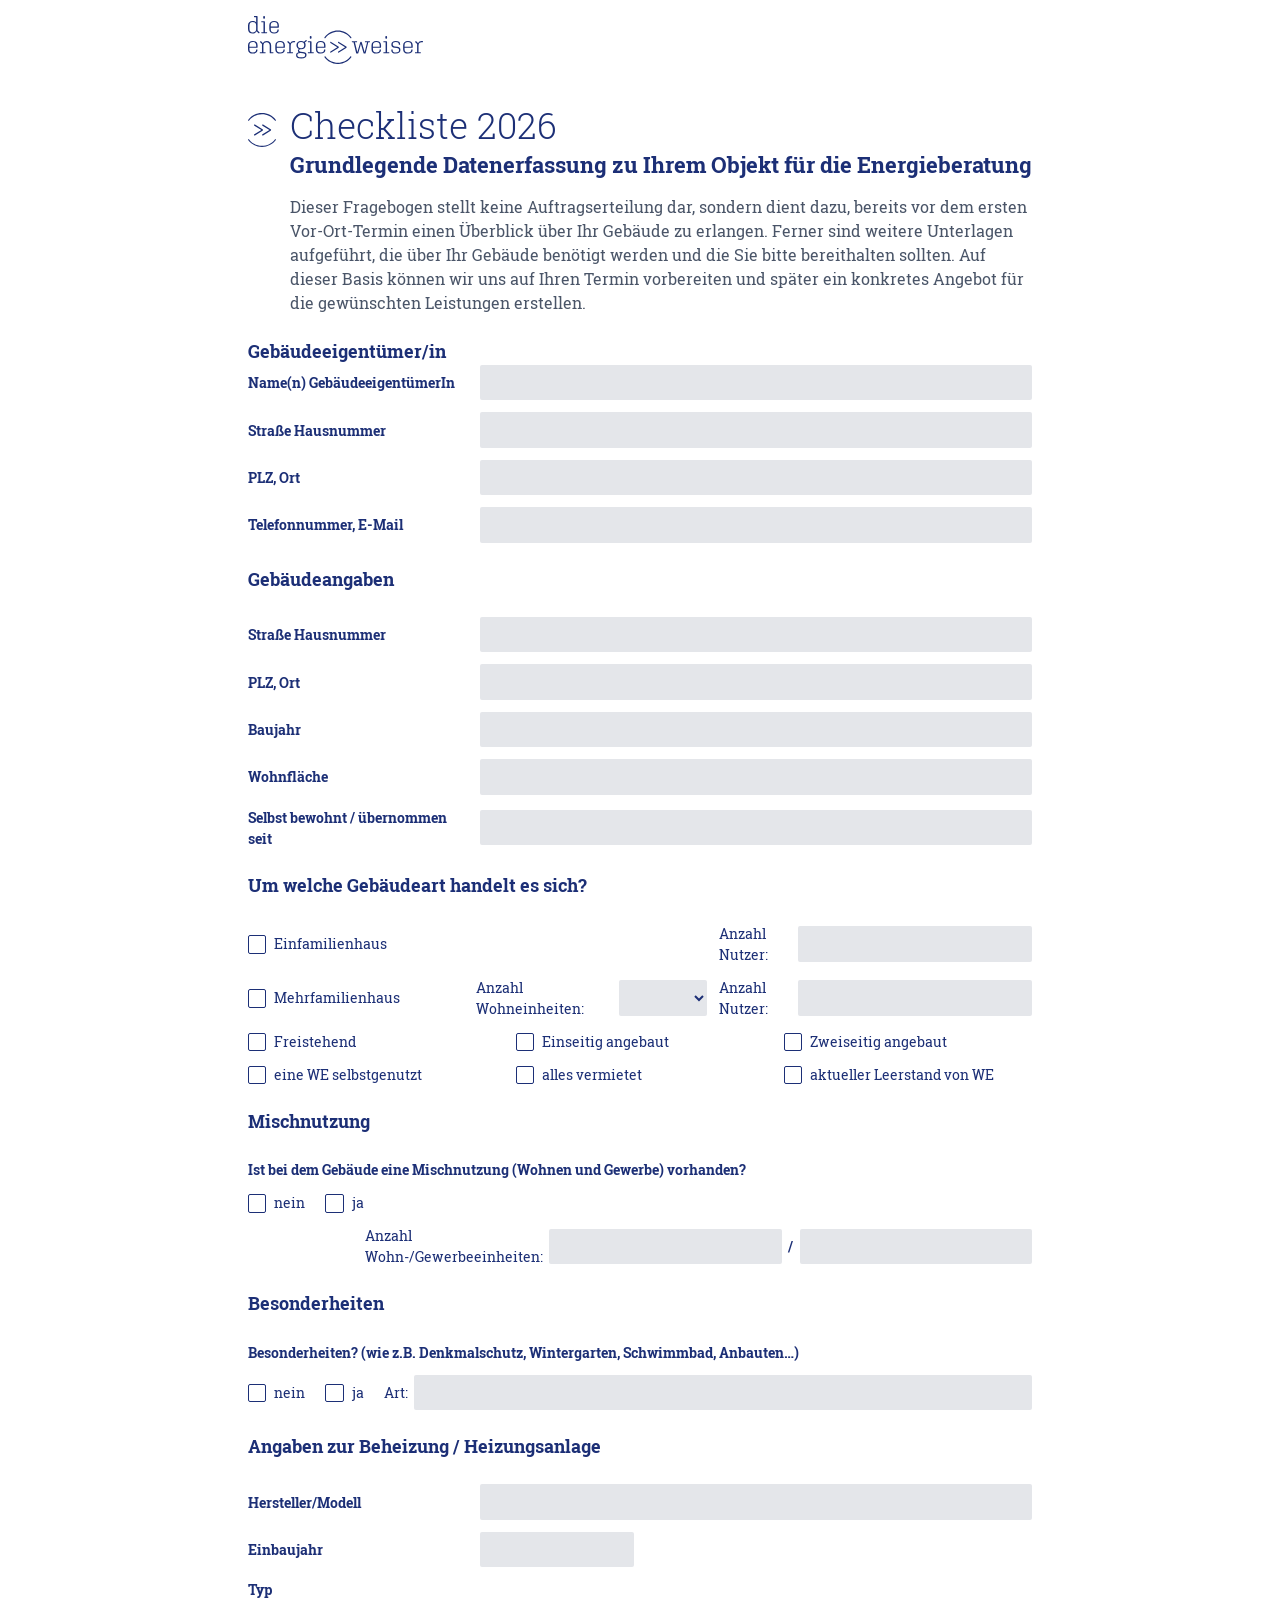
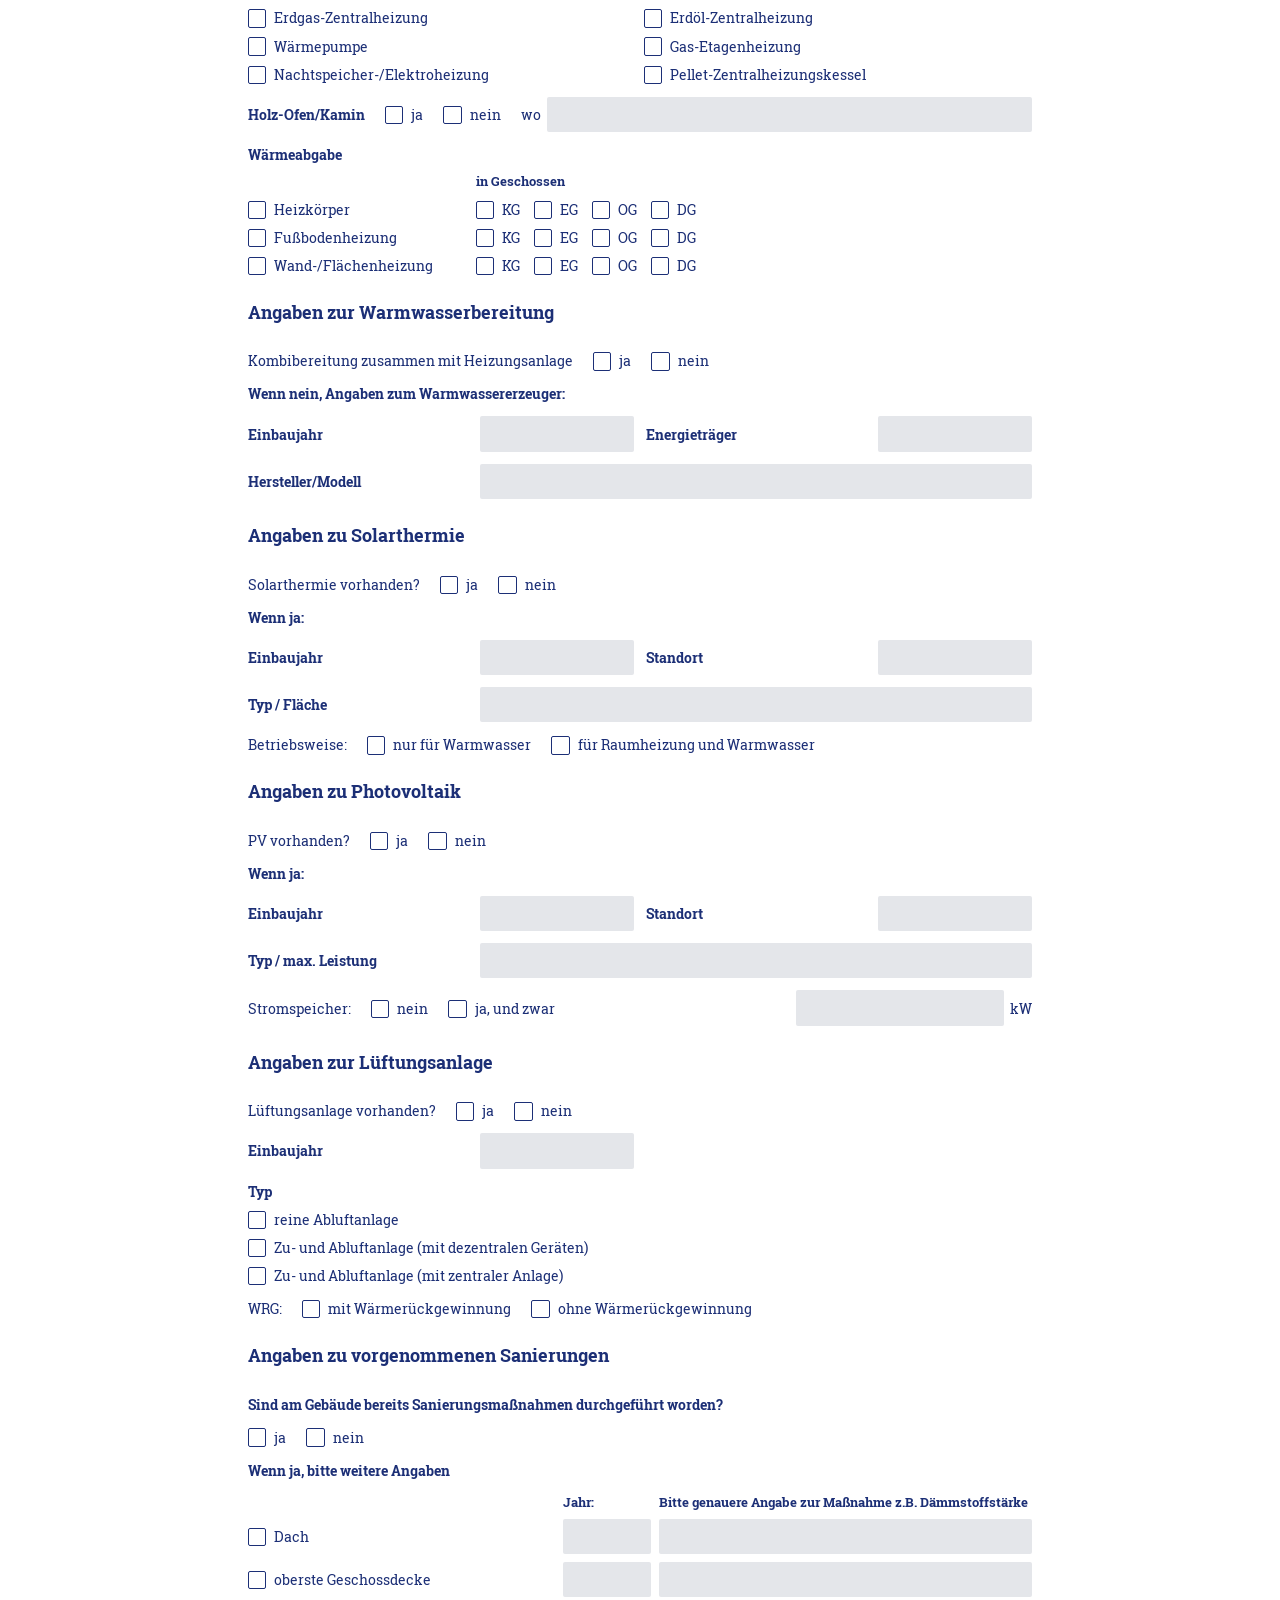
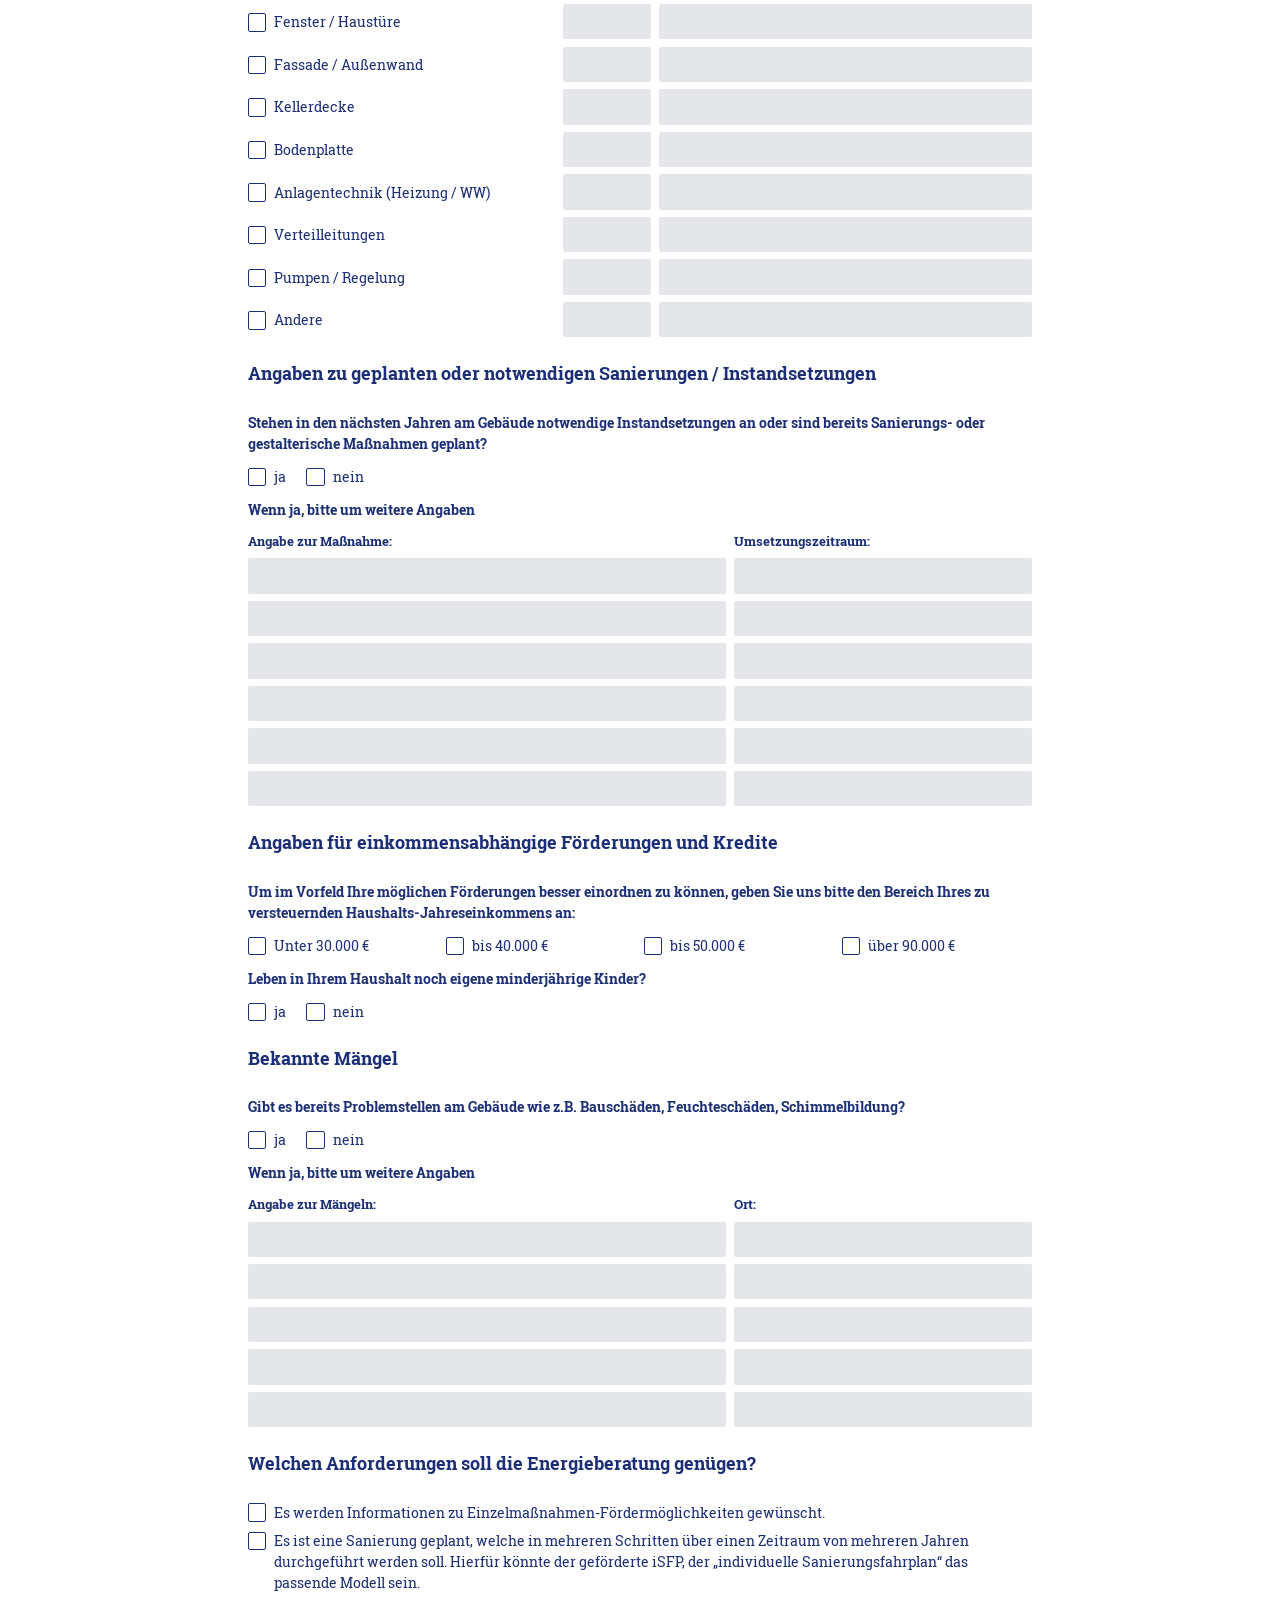
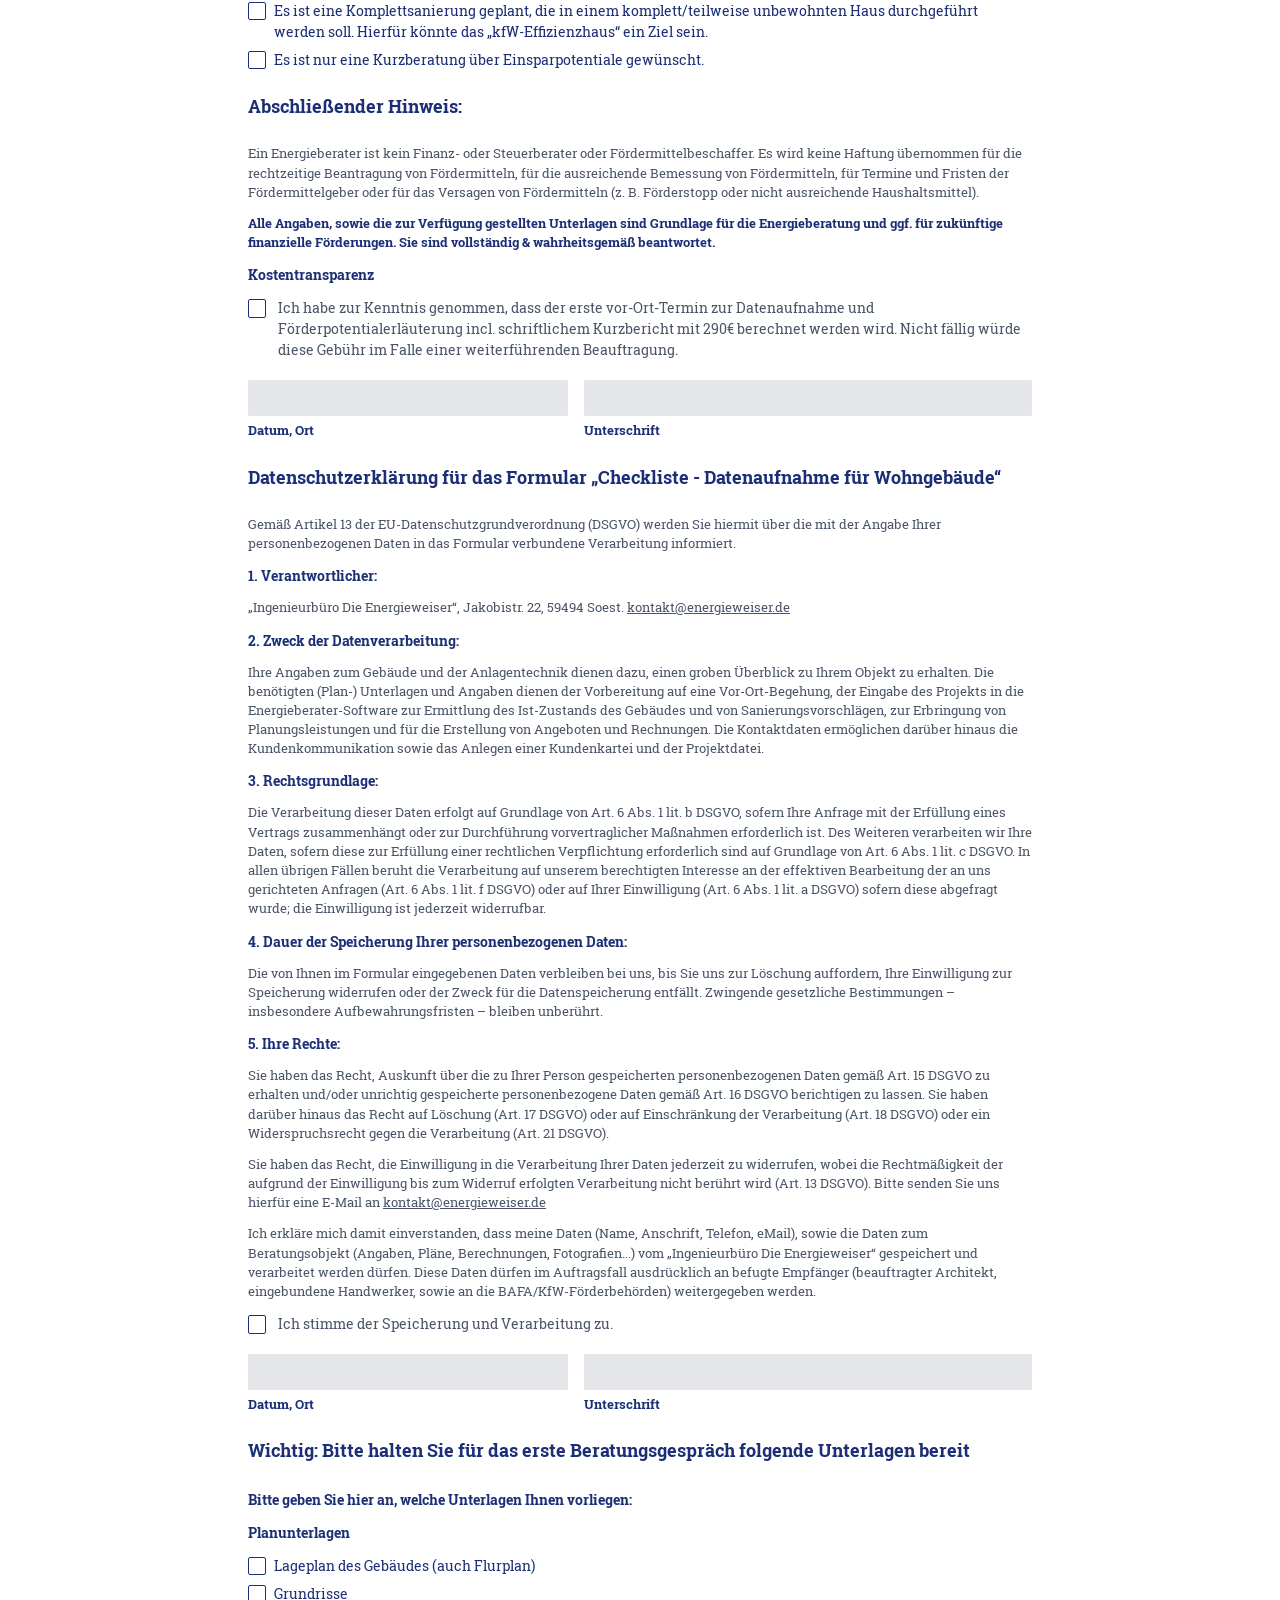
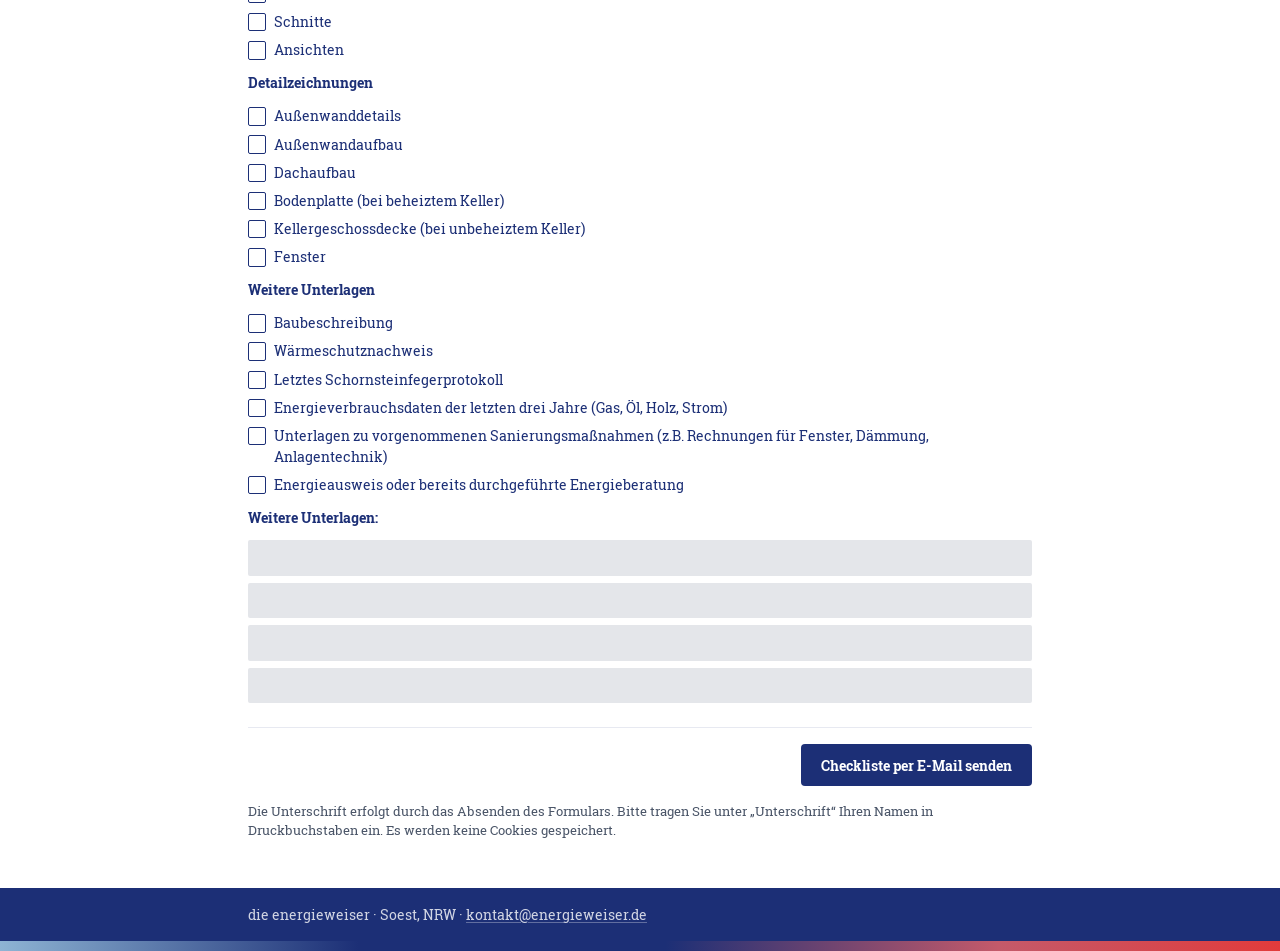
<file: index.html>
<!doctype html>
<!-- Formular Checkliste 2026. Versand über senden.php, Logik in js/checkliste.js. -->
<html lang="de">
  <head>
    <meta charset="UTF-8" />
    <meta name="viewport" content="width=device-width, initial-scale=1.0" />
    <meta name="robots" content="noindex, nofollow" />
    <title>Checkliste 2026 zur Datenaufnahme für Wohngebäude – die energieweiser</title>
    <link rel="icon" type="image/svg+xml" href="assets/ewe_logo_light_landscape.svg" />
    <link rel="stylesheet" href="css/checkliste.css?v=22" />
  </head>
  <body>
    <header class="site-header">
      <div class="site-header__inner">
        <img src="assets/ewe_logo_light_landscape.svg" alt="die energieweiser" />
      </div>
    </header>

    <main class="page">
      <div class="intro">
        <img class="intro__arrow" src="assets/ewe_arrow_light.svg" alt="" />
        <div>
          <p class="intro__kicker">Checkliste 2026</p>
          <h1>Grundlegende Datenerfassung zu Ihrem Objekt für die Energieberatung</h1>
          <p>
            Dieser Fragebogen stellt keine Auftragserteilung dar, sondern dient dazu, bereits vor dem
            ersten Vor-Ort-Termin einen Überblick über Ihr Gebäude zu erlangen. Ferner sind weitere
            Unterlagen aufgeführt, die über Ihr Gebäude benötigt werden und die Sie bitte bereithalten
            sollten. Auf dieser Basis können wir uns auf Ihren Termin vorbereiten und später ein
            konkretes Angebot für die gewünschten Leistungen erstellen.
          </p>
        </div>
      </div>

      <form id="checkliste" class="form" method="post" action="senden.php" autocomplete="off" novalidate>
        <div class="hp" aria-hidden="true">
          <label>Bitte leer lassen <input type="text" name="website" tabindex="-1" autocomplete="off" /></label>
        </div>
        <fieldset>
          <legend>Gebäudeeigentümer/in</legend>
          <label class="line">
            <span>Name(n) GebäudeeigentümerIn</span>
            <input id="eigentuemerName" name="eigentuemerName" type="text" required />
          </label>
          <label class="line">
            <span>Straße Hausnummer</span>
            <input name="eigentuemerStrasse" type="text" />
          </label>
          <label class="line">
            <span>PLZ, Ort</span>
            <input name="eigentuemerPlzOrt" type="text" />
          </label>
          <label class="line">
            <span>Telefonnummer, E-Mail</span>
            <input id="eigentuemerKontakt" name="eigentuemerKontakt" type="text" required />
          </label>
        </fieldset>

        <fieldset>
          <legend>Gebäudeangaben</legend>
          <label class="line">
            <span>Straße Hausnummer</span>
            <input id="gebaeudeStrasse" name="gebaeudeStrasse" type="text" required />
          </label>
          <label class="line">
            <span>PLZ, Ort</span>
            <input id="gebaeudePlzOrt" name="gebaeudePlzOrt" type="text" required />
          </label>
          <label class="line">
            <span>Baujahr</span>
            <input name="baujahr" type="text" />
          </label>
          <label class="line">
            <span>Wohnfläche</span>
            <input name="wohnflaeche" type="text" />
          </label>
          <label class="line">
            <span>Selbst bewohnt / übernommen seit</span>
            <input name="selbstBewohnt" type="text" />
          </label>
        </fieldset>

        <fieldset>
          <legend>Um welche Gebäudeart handelt es sich?</legend>

          <div class="art-row">
            <label class="check">
              <input type="radio" name="gebaeudeart" value="Einfamilienhaus" />
              <span>Einfamilienhaus</span>
            </label>
            <span></span>
            <label class="inline-field">
              <span>Anzahl Nutzer:</span>
              <input name="anzahlNutzer" type="text" />
            </label>
          </div>

          <div class="art-row">
            <label class="check">
              <input type="radio" name="gebaeudeart" value="Mehrfamilienhaus" />
              <span>Mehrfamilienhaus</span>
            </label>
            <label class="inline-field">
              <span>Anzahl Wohneinheiten:</span>
              <select name="anzahlWohneinheiten">
                <option value=""></option>
                <option value="2">2</option>
                <option value="3">3</option>
                <option value="4">4</option>
                <option value="5">5</option>
                <option value="6">6</option>
                <option value="7">7</option>
                <option value="8">8</option>
                <option value="9">9</option>
                <option value="10">10</option>
                <option value="11">11</option>
                <option value="12">12</option>
                <option value="mehr als 12">mehr als 12</option>
              </select>
            </label>
            <label class="inline-field">
              <span>Anzahl Nutzer:</span>
              <input name="anzahlNutzerMfh" type="text" />
            </label>
          </div>

          <div class="choice-row choice-row-3">
            <label class="check"><input type="radio" name="gebaeudeform" value="Freistehend" /> <span>Freistehend</span></label>
            <label class="check"><input type="radio" name="gebaeudeform" value="Einseitig angebaut" /> <span>Einseitig angebaut</span></label>
            <label class="check"><input type="radio" name="gebaeudeform" value="Zweiseitig angebaut" /> <span>Zweiseitig angebaut</span></label>
          </div>

          <div class="choice-row choice-row-3">
            <label class="check"><input type="checkbox" name="gebaeudeNutzung[]" value="eine WE selbstgenutzt" /> <span>eine WE selbstgenutzt</span></label>
            <label class="check"><input type="checkbox" name="gebaeudeNutzung[]" value="alles vermietet" /> <span>alles vermietet</span></label>
            <label class="check"><input type="checkbox" name="gebaeudeNutzung[]" value="aktueller Leerstand von WE" /> <span>aktueller Leerstand von WE</span></label>
          </div>
        </fieldset>

        <fieldset>
          <legend>Mischnutzung</legend>
          <p class="group-label">Ist bei dem Gebäude eine Mischnutzung (Wohnen und Gewerbe) vorhanden?</p>
          <div class="choice-row">
            <label class="check"><input type="radio" name="mischnutzung" value="nein" /> <span>nein</span></label>
            <label class="check"><input type="radio" name="mischnutzung" value="ja" /> <span>ja</span></label>
            <label class="inline-field inline-field-wide">
              <span>Anzahl Wohn-/Gewerbeeinheiten:</span>
              <input name="mischWohnen" type="text" />
              <span class="slash">/</span>
              <input name="mischGewerbe" type="text" />
            </label>
          </div>
        </fieldset>

        <fieldset>
          <legend>Besonderheiten</legend>
          <p class="group-label">Besonderheiten? (wie z.B. Denkmalschutz, Wintergarten, Schwimmbad, Anbauten…)</p>
          <div class="choice-row">
            <label class="check"><input type="radio" name="besonderheiten" value="nein" /> <span>nein</span></label>
            <label class="check"><input type="radio" name="besonderheiten" value="ja" /> <span>ja</span></label>
            <label class="inline-field inline-field-grow">
              <span>Art:</span>
              <input name="besonderheitenArt" type="text" />
            </label>
          </div>
        </fieldset>

        <fieldset>
          <legend>Angaben zur Beheizung / Heizungsanlage</legend>
          <label class="line">
            <span>Hersteller/Modell</span>
            <input name="heizungHersteller" type="text" />
          </label>
          <label class="line line-half">
            <span>Einbaujahr</span>
            <input name="heizungEinbaujahr" type="text" />
          </label>

          <div class="labeled-list">
            <span class="group-label">Typ</span>
            <div class="checks checks-2">
              <label class="check"><input type="radio" name="heizungTyp" value="Erdgas-Zentralheizung" /> <span>Erdgas-Zentralheizung</span></label>
              <label class="check"><input type="radio" name="heizungTyp" value="Erdöl-Zentralheizung" /> <span>Erdöl-Zentralheizung</span></label>
              <label class="check"><input type="radio" name="heizungTyp" value="Wärmepumpe" /> <span>Wärmepumpe</span></label>
              <label class="check"><input type="radio" name="heizungTyp" value="Gas-Etagenheizung" /> <span>Gas-Etagenheizung</span></label>
              <label class="check"><input type="radio" name="heizungTyp" value="Nachtspeicher-/Elektroheizung" /> <span>Nachtspeicher-/Elektroheizung</span></label>
              <label class="check"><input type="radio" name="heizungTyp" value="Pellet-Zentralheizungskessel" /> <span>Pellet-Zentralheizungskessel</span></label>
            </div>
          </div>

          <div class="choice-row">
            <span class="group-label">Holz-Ofen/Kamin</span>
            <label class="check"><input type="radio" name="ofen" value="ja" /> <span>ja</span></label>
            <label class="check"><input type="radio" name="ofen" value="nein" /> <span>nein</span></label>
            <label class="inline-field inline-field-grow">
              <span>wo</span>
              <input name="ofenWo" type="text" />
            </label>
          </div>

          <div class="labeled-list">
            <span class="group-label">Wärmeabgabe</span>
            <div class="waerme-list">
              <div class="waerme-head">
                <span></span>
                <span>in Geschossen</span>
              </div>
              <div class="waerme-row">
                <label class="check"><input type="checkbox" name="waermeabgabe[]" value="Heizkörper" /> <span>Heizkörper</span></label>
                <div class="waerme-floors">
                  <label class="check"><input type="checkbox" name="waermeabgabeGeschoss_Heizkoerper[]" value="KG" /> <span>KG</span></label>
                  <label class="check"><input type="checkbox" name="waermeabgabeGeschoss_Heizkoerper[]" value="EG" /> <span>EG</span></label>
                  <label class="check"><input type="checkbox" name="waermeabgabeGeschoss_Heizkoerper[]" value="OG" /> <span>OG</span></label>
                  <label class="check"><input type="checkbox" name="waermeabgabeGeschoss_Heizkoerper[]" value="DG" /> <span>DG</span></label>
                </div>
              </div>
              <div class="waerme-row">
                <label class="check"><input type="checkbox" name="waermeabgabe[]" value="Fußbodenheizung" /> <span>Fußbodenheizung</span></label>
                <div class="waerme-floors">
                  <label class="check"><input type="checkbox" name="waermeabgabeGeschoss_Fussboden[]" value="KG" /> <span>KG</span></label>
                  <label class="check"><input type="checkbox" name="waermeabgabeGeschoss_Fussboden[]" value="EG" /> <span>EG</span></label>
                  <label class="check"><input type="checkbox" name="waermeabgabeGeschoss_Fussboden[]" value="OG" /> <span>OG</span></label>
                  <label class="check"><input type="checkbox" name="waermeabgabeGeschoss_Fussboden[]" value="DG" /> <span>DG</span></label>
                </div>
              </div>
              <div class="waerme-row">
                <label class="check"><input type="checkbox" name="waermeabgabe[]" value="Wand-/Flächenheizung" /> <span>Wand-/Flächenheizung</span></label>
                <div class="waerme-floors">
                  <label class="check"><input type="checkbox" name="waermeabgabeGeschoss_Wand[]" value="KG" /> <span>KG</span></label>
                  <label class="check"><input type="checkbox" name="waermeabgabeGeschoss_Wand[]" value="EG" /> <span>EG</span></label>
                  <label class="check"><input type="checkbox" name="waermeabgabeGeschoss_Wand[]" value="OG" /> <span>OG</span></label>
                  <label class="check"><input type="checkbox" name="waermeabgabeGeschoss_Wand[]" value="DG" /> <span>DG</span></label>
                </div>
              </div>
            </div>
          </div>
        </fieldset>

        <fieldset>
          <legend>Angaben zur Warmwasserbereitung</legend>
          <div class="choice-row">
            <span>Kombibereitung zusammen mit Heizungsanlage</span>
            <label class="check"><input type="radio" name="wwKombi" value="ja" /> <span>ja</span></label>
            <label class="check"><input type="radio" name="wwKombi" value="nein" /> <span>nein</span></label>
          </div>

          <p class="group-label">Wenn nein, Angaben zum Warmwassererzeuger:</p>
          <div class="pair">
            <label class="line">
              <span>Einbaujahr</span>
              <input name="wwEinbaujahr" type="text" />
            </label>
            <label class="line">
              <span>Energieträger</span>
              <input name="wwEnergietraeger" type="text" />
            </label>
          </div>
          <label class="line">
            <span>Hersteller/Modell</span>
            <input name="wwHersteller" type="text" />
          </label>
        </fieldset>

        <fieldset>
          <legend>Angaben zu Solarthermie</legend>
          <div class="choice-row">
            <span>Solarthermie vorhanden?</span>
            <label class="check"><input type="radio" name="solarthermie" value="ja" /> <span>ja</span></label>
            <label class="check"><input type="radio" name="solarthermie" value="nein" /> <span>nein</span></label>
          </div>
          <p class="group-label">Wenn ja:</p>
          <div class="pair">
            <label class="line">
              <span>Einbaujahr</span>
              <input name="solarEinbaujahr" type="text" />
            </label>
            <label class="line">
              <span>Standort</span>
              <input name="solarStandort" type="text" />
            </label>
          </div>
          <label class="line">
            <span>Typ / Fläche</span>
            <input name="solarTypFlaeche" type="text" />
          </label>
          <div class="choice-row">
            <span>Betriebsweise:</span>
            <label class="check"><input type="radio" name="solarBetrieb" value="nur für Warmwasser" /> <span>nur für Warmwasser</span></label>
            <label class="check"><input type="radio" name="solarBetrieb" value="für Raumheizung und Warmwasser" /> <span>für Raumheizung und Warmwasser</span></label>
          </div>
        </fieldset>

        <fieldset>
          <legend>Angaben zu Photovoltaik</legend>
          <div class="choice-row">
            <span>PV vorhanden?</span>
            <label class="check"><input type="radio" name="photovoltaik" value="ja" /> <span>ja</span></label>
            <label class="check"><input type="radio" name="photovoltaik" value="nein" /> <span>nein</span></label>
          </div>
          <p class="group-label">Wenn ja:</p>
          <div class="pair">
            <label class="line">
              <span>Einbaujahr</span>
              <input name="pvEinbaujahr" type="text" />
            </label>
            <label class="line">
              <span>Standort</span>
              <input name="pvStandort" type="text" />
            </label>
          </div>
          <label class="line">
            <span>Typ / max. Leistung</span>
            <input name="pvTypLeistung" type="text" />
          </label>
          <div class="choice-row">
            <span>Stromspeicher:</span>
            <label class="check"><input type="radio" name="pvSpeicher" value="nein" /> <span>nein</span></label>
            <label class="check">
              <input type="radio" name="pvSpeicher" value="ja" />
              <span>ja, und zwar</span>
            </label>
            <label class="inline-field">
              <input name="pvSpeicherKw" type="text" />
              <span>kW</span>
            </label>
          </div>
        </fieldset>

        <fieldset>
          <legend>Angaben zur Lüftungsanlage</legend>
          <div class="choice-row">
            <span>Lüftungsanlage vorhanden?</span>
            <label class="check"><input type="radio" name="lueftung" value="ja" /> <span>ja</span></label>
            <label class="check"><input type="radio" name="lueftung" value="nein" /> <span>nein</span></label>
          </div>
          <label class="line line-half">
            <span>Einbaujahr</span>
            <input name="lueftungEinbaujahr" type="text" />
          </label>
          <div class="labeled-list">
            <span class="group-label">Typ</span>
            <div class="checks">
              <label class="check"><input type="radio" name="lueftungTyp" value="reine Abluftanlage" /> <span>reine Abluftanlage</span></label>
              <label class="check"><input type="radio" name="lueftungTyp" value="Zu- und Abluftanlage (mit dezentralen Geräten)" /> <span>Zu- und Abluftanlage (mit dezentralen Geräten)</span></label>
              <label class="check"><input type="radio" name="lueftungTyp" value="Zu- und Abluftanlage (mit zentraler Anlage)" /> <span>Zu- und Abluftanlage (mit zentraler Anlage)</span></label>
            </div>
          </div>
          <div class="choice-row">
            <span>WRG:</span>
            <label class="check"><input type="radio" name="lueftungWrg" value="mit Wärmerückgewinnung" /> <span>mit Wärmerückgewinnung</span></label>
            <label class="check"><input type="radio" name="lueftungWrg" value="ohne Wärmerückgewinnung" /> <span>ohne Wärmerückgewinnung</span></label>
          </div>
        </fieldset>

        <fieldset>
          <legend>Angaben zu vorgenommenen Sanierungen</legend>
          <p class="group-label">Sind am Gebäude bereits Sanierungsmaßnahmen durchgeführt worden?</p>
          <div class="choice-row">
            <label class="check"><input type="radio" name="sanierungDurchgefuehrt" value="ja" /> <span>ja</span></label>
            <label class="check"><input type="radio" name="sanierungDurchgefuehrt" value="nein" /> <span>nein</span></label>
          </div>
          <p class="group-label">Wenn ja, bitte weitere Angaben</p>
          <div class="form-table">
            <div class="form-table__head">
              <span></span>
              <span>Jahr:</span>
              <span>Bitte genauere Angabe zur Maßnahme z.B. Dämmstoffstärke</span>
            </div>
            <div class="form-table__row">
              <label class="check"><input type="checkbox" name="sanierungMassnahmen[]" value="Dach" /> <span>Dach</span></label>
              <input name="sanierungJahr_Dach" type="text" />
              <input name="sanierungAngabe_Dach" type="text" />
            </div>
            <div class="form-table__row">
              <label class="check"><input type="checkbox" name="sanierungMassnahmen[]" value="oberste Geschossdecke" /> <span>oberste Geschossdecke</span></label>
              <input name="sanierungJahr_OGD" type="text" />
              <input name="sanierungAngabe_OGD" type="text" />
            </div>
            <div class="form-table__row">
              <label class="check"><input type="checkbox" name="sanierungMassnahmen[]" value="Fenster / Haustüre" /> <span>Fenster / Haustüre</span></label>
              <input name="sanierungJahr_Fenster" type="text" />
              <input name="sanierungAngabe_Fenster" type="text" />
            </div>
            <div class="form-table__row">
              <label class="check"><input type="checkbox" name="sanierungMassnahmen[]" value="Fassade / Außenwand" /> <span>Fassade / Außenwand</span></label>
              <input name="sanierungJahr_Fassade" type="text" />
              <input name="sanierungAngabe_Fassade" type="text" />
            </div>
            <div class="form-table__row">
              <label class="check"><input type="checkbox" name="sanierungMassnahmen[]" value="Kellerdecke" /> <span>Kellerdecke</span></label>
              <input name="sanierungJahr_Kellerdecke" type="text" />
              <input name="sanierungAngabe_Kellerdecke" type="text" />
            </div>
            <div class="form-table__row">
              <label class="check"><input type="checkbox" name="sanierungMassnahmen[]" value="Bodenplatte" /> <span>Bodenplatte</span></label>
              <input name="sanierungJahr_Bodenplatte" type="text" />
              <input name="sanierungAngabe_Bodenplatte" type="text" />
            </div>
            <div class="form-table__row">
              <label class="check"><input type="checkbox" name="sanierungMassnahmen[]" value="Anlagentechnik (Heizung / WW)" /> <span>Anlagentechnik (Heizung / WW)</span></label>
              <input name="sanierungJahr_Anlage" type="text" />
              <input name="sanierungAngabe_Anlage" type="text" />
            </div>
            <div class="form-table__row">
              <label class="check"><input type="checkbox" name="sanierungMassnahmen[]" value="Verteilleitungen" /> <span>Verteilleitungen</span></label>
              <input name="sanierungJahr_Verteil" type="text" />
              <input name="sanierungAngabe_Verteil" type="text" />
            </div>
            <div class="form-table__row">
              <label class="check"><input type="checkbox" name="sanierungMassnahmen[]" value="Pumpen / Regelung" /> <span>Pumpen / Regelung</span></label>
              <input name="sanierungJahr_Pumpen" type="text" />
              <input name="sanierungAngabe_Pumpen" type="text" />
            </div>
            <div class="form-table__row">
              <label class="check"><input type="checkbox" name="sanierungMassnahmen[]" value="Andere" /> <span>Andere</span></label>
              <input name="sanierungJahr_Andere" type="text" />
              <input name="sanierungAngabe_Andere" type="text" />
            </div>
          </div>
        </fieldset>

        <fieldset>
          <legend>Angaben zu geplanten oder notwendigen Sanierungen / Instandsetzungen</legend>
          <p class="group-label">
            Stehen in den nächsten Jahren am Gebäude notwendige Instandsetzungen an oder sind bereits
            Sanierungs- oder gestalterische Maßnahmen geplant?
          </p>
          <div class="choice-row">
            <label class="check"><input type="radio" name="sanierungGeplant" value="ja" /> <span>ja</span></label>
            <label class="check"><input type="radio" name="sanierungGeplant" value="nein" /> <span>nein</span></label>
          </div>
          <p class="group-label">Wenn ja, bitte um weitere Angaben</p>
          <div class="form-table form-table-2">
            <div class="form-table__head">
              <span>Angabe zur Maßnahme:</span>
              <span>Umsetzungszeitraum:</span>
            </div>
            <div class="form-table__row">
              <input name="geplantMassnahme_1" type="text" />
              <input name="geplantZeitraum_1" type="text" />
            </div>
            <div class="form-table__row">
              <input name="geplantMassnahme_2" type="text" />
              <input name="geplantZeitraum_2" type="text" />
            </div>
            <div class="form-table__row">
              <input name="geplantMassnahme_3" type="text" />
              <input name="geplantZeitraum_3" type="text" />
            </div>
            <div class="form-table__row">
              <input name="geplantMassnahme_4" type="text" />
              <input name="geplantZeitraum_4" type="text" />
            </div>
            <div class="form-table__row">
              <input name="geplantMassnahme_5" type="text" />
              <input name="geplantZeitraum_5" type="text" />
            </div>
            <div class="form-table__row">
              <input name="geplantMassnahme_6" type="text" />
              <input name="geplantZeitraum_6" type="text" />
            </div>
          </div>
        </fieldset>

        <fieldset>
          <legend>Angaben für einkommensabhängige Förderungen und Kredite</legend>
          <p class="group-label">
            Um im Vorfeld Ihre möglichen Förderungen besser einordnen zu können, geben Sie uns bitte den
            Bereich Ihres zu versteuernden Haushalts-Jahreseinkommens an:
          </p>
          <div class="choice-row choice-row-4">
            <label class="check"><input type="radio" name="einkommen" value="Unter 30.000 €" /> <span>Unter 30.000 €</span></label>
            <label class="check"><input type="radio" name="einkommen" value="bis 40.000 €" /> <span>bis 40.000 €</span></label>
            <label class="check"><input type="radio" name="einkommen" value="bis 50.000 €" /> <span>bis 50.000 €</span></label>
            <label class="check"><input type="radio" name="einkommen" value="über 90.000 €" /> <span>über 90.000 €</span></label>
          </div>
          <p class="group-label">Leben in Ihrem Haushalt noch eigene minderjährige Kinder?</p>
          <div class="choice-row">
            <label class="check"><input type="radio" name="kinder" value="ja" /> <span>ja</span></label>
            <label class="check"><input type="radio" name="kinder" value="nein" /> <span>nein</span></label>
          </div>
        </fieldset>

        <fieldset>
          <legend>Bekannte Mängel</legend>
          <p class="group-label">Gibt es bereits Problemstellen am Gebäude wie z.B. Bauschäden, Feuchteschäden, Schimmelbildung?</p>
          <div class="choice-row">
            <label class="check"><input type="radio" name="maengel" value="ja" /> <span>ja</span></label>
            <label class="check"><input type="radio" name="maengel" value="nein" /> <span>nein</span></label>
          </div>
          <p class="group-label">Wenn ja, bitte um weitere Angaben</p>
          <div class="form-table form-table-2">
            <div class="form-table__head">
              <span>Angabe zur Mängeln:</span>
              <span>Ort:</span>
            </div>
            <div class="form-table__row">
              <input name="maengelAngabe_1" type="text" />
              <input name="maengelOrt_1" type="text" />
            </div>
            <div class="form-table__row">
              <input name="maengelAngabe_2" type="text" />
              <input name="maengelOrt_2" type="text" />
            </div>
            <div class="form-table__row">
              <input name="maengelAngabe_3" type="text" />
              <input name="maengelOrt_3" type="text" />
            </div>
            <div class="form-table__row">
              <input name="maengelAngabe_4" type="text" />
              <input name="maengelOrt_4" type="text" />
            </div>
            <div class="form-table__row">
              <input name="maengelAngabe_5" type="text" />
              <input name="maengelOrt_5" type="text" />
            </div>
          </div>
        </fieldset>

        <fieldset>
          <legend>Welchen Anforderungen soll die Energieberatung genügen?</legend>
          <div class="checks">
            <label class="check">
              <input type="checkbox" name="beratungsziele[]" value="Informationen zu Einzelmaßnahmen-Fördermöglichkeiten" />
              <span>Es werden Informationen zu Einzelmaßnahmen-Fördermöglichkeiten gewünscht.</span>
            </label>
            <label class="check">
              <input type="checkbox" name="beratungsziele[]" value="Sanierung in mehreren Schritten (iSFP)" />
              <span>Es ist eine Sanierung geplant, welche in mehreren Schritten über einen Zeitraum von mehreren Jahren durchgeführt werden soll. Hierfür könnte der geförderte iSFP, der „individuelle Sanierungsfahrplan“ das passende Modell sein.</span>
            </label>
            <label class="check">
              <input type="checkbox" name="beratungsziele[]" value="Komplettsanierung (KfW-Effizienzhaus)" />
              <span>Es ist eine Komplettsanierung geplant, die in einem komplett/teilweise unbewohnten Haus durchgeführt werden soll. Hierfür könnte das „kfW-Effizienzhaus“ ein Ziel sein.</span>
            </label>
            <label class="check">
              <input type="checkbox" name="beratungsziele[]" value="Kurzberatung über Einsparpotentiale" />
              <span>Es ist nur eine Kurzberatung über Einsparpotentiale gewünscht.</span>
            </label>
          </div>
        </fieldset>

        <fieldset>
          <legend>Abschließender Hinweis:</legend>
          <p class="legal-copy">
            Ein Energieberater ist kein Finanz- oder Steuerberater oder Fördermittelbeschaffer. Es wird keine
            Haftung übernommen für die rechtzeitige Beantragung von Fördermitteln, für die ausreichende
            Bemessung von Fördermitteln, für Termine und Fristen der Fördermittelgeber oder für das Versagen
            von Fördermitteln (z. B. Förderstopp oder nicht ausreichende Haushaltsmittel).
          </p>
          <p class="legal-copy legal-copy-strong">
            Alle Angaben, sowie die zur Verfügung gestellten Unterlagen sind Grundlage für die
            Energieberatung und ggf. für zukünftige finanzielle Förderungen. Sie sind vollständig &amp;
            wahrheitsgemäß beantwortet.
          </p>
          <p class="group-label">Kostentransparenz</p>
          <label class="consent">
            <input id="kostentransparenz" name="kostentransparenz" type="checkbox" value="ja" required />
            <span>
              Ich habe zur Kenntnis genommen, dass der erste vor-Ort-Termin zur Datenaufnahme und
              Förderpotentialerläuterung incl. schriftlichem Kurzbericht mit 290€ berechnet werden
              wird. Nicht fällig würde diese Gebühr im Falle einer weiterführenden Beauftragung.
            </span>
          </label>
          <div class="sign-row">
            <label class="sign-field">
              <input id="datumOrt" name="datumOrt" type="text" required />
              <span>Datum, Ort</span>
            </label>
            <label class="sign-field">
              <input name="unterschrift" type="text" />
              <span>Unterschrift</span>
            </label>
          </div>
        </fieldset>

        <fieldset>
          <legend>Datenschutzerklärung für das Formular „Checkliste - Datenaufnahme für Wohngebäude“</legend>
          <div class="legal-block">
            <p>
              Gemäß Artikel 13 der EU-Datenschutzgrundverordnung (DSGVO) werden Sie hiermit über die
              mit der Angabe Ihrer personenbezogenen Daten in das Formular verbundene Verarbeitung informiert.
            </p>
            <h2>1. Verantwortlicher:</h2>
            <p>
              „Ingenieurbüro Die Energieweiser“, Jakobistr. 22, 59494 Soest.
              <a href="mailto:kontakt@energieweiser.de">kontakt@energieweiser.de</a>
            </p>
            <h2>2. Zweck der Datenverarbeitung:</h2>
            <p>
              Ihre Angaben zum Gebäude und der Anlagentechnik dienen dazu, einen groben Überblick zu Ihrem
              Objekt zu erhalten. Die benötigten (Plan-) Unterlagen und Angaben dienen der Vorbereitung auf eine
              Vor-Ort-Begehung, der Eingabe des Projekts in die Energieberater-Software zur Ermittlung des
              Ist-Zustands des Gebäudes und von Sanierungsvorschlägen, zur Erbringung von Planungsleistungen
              und für die Erstellung von Angeboten und Rechnungen. Die Kontaktdaten ermöglichen darüber hinaus
              die Kundenkommunikation sowie das Anlegen einer Kundenkartei und der Projektdatei.
            </p>
            <h2>3. Rechtsgrundlage:</h2>
            <p>
              Die Verarbeitung dieser Daten erfolgt auf Grundlage von Art. 6 Abs. 1 lit. b DSGVO, sofern Ihre
              Anfrage mit der Erfüllung eines Vertrags zusammenhängt oder zur Durchführung vorvertraglicher
              Maßnahmen erforderlich ist. Des Weiteren verarbeiten wir Ihre Daten, sofern diese zur Erfüllung
              einer rechtlichen Verpflichtung erforderlich sind auf Grundlage von Art. 6 Abs. 1 lit. c DSGVO.
              In allen übrigen Fällen beruht die Verarbeitung auf unserem berechtigten Interesse an der effektiven
              Bearbeitung der an uns gerichteten Anfragen (Art. 6 Abs. 1 lit. f DSGVO) oder auf Ihrer Einwilligung
              (Art. 6 Abs. 1 lit. a DSGVO) sofern diese abgefragt wurde; die Einwilligung ist jederzeit widerrufbar.
            </p>
            <h2>4. Dauer der Speicherung Ihrer personenbezogenen Daten:</h2>
            <p>
              Die von Ihnen im Formular eingegebenen Daten verbleiben bei uns, bis Sie uns zur Löschung
              auffordern, Ihre Einwilligung zur Speicherung widerrufen oder der Zweck für die Datenspeicherung
              entfällt. Zwingende gesetzliche Bestimmungen – insbesondere Aufbewahrungsfristen – bleiben unberührt.
            </p>
            <h2>5. Ihre Rechte:</h2>
            <p>
              Sie haben das Recht, Auskunft über die zu Ihrer Person gespeicherten personenbezogenen Daten gemäß
              Art. 15 DSGVO zu erhalten und/oder unrichtig gespeicherte personenbezogene Daten gemäß Art. 16
              DSGVO berichtigen zu lassen. Sie haben darüber hinaus das Recht auf Löschung (Art. 17 DSGVO)
              oder auf Einschränkung der Verarbeitung (Art. 18 DSGVO) oder ein Widerspruchsrecht gegen die
              Verarbeitung (Art. 21 DSGVO).
            </p>
            <p>
              Sie haben das Recht, die Einwilligung in die Verarbeitung Ihrer Daten jederzeit zu widerrufen,
              wobei die Rechtmäßigkeit der aufgrund der Einwilligung bis zum Widerruf erfolgten Verarbeitung
              nicht berührt wird (Art. 13 DSGVO).
              Bitte senden Sie uns hierfür eine E-Mail an
              <a href="mailto:kontakt@energieweiser.de">kontakt@energieweiser.de</a>
            </p>
          </div>

          <p class="legal-copy">
            Ich erkläre mich damit einverstanden, dass meine Daten (Name, Anschrift, Telefon, eMail), sowie
            die Daten zum Beratungsobjekt (Angaben, Pläne, Berechnungen, Fotografien...) vom „Ingenieurbüro
            Die Energieweiser“ gespeichert und verarbeitet werden dürfen. Diese Daten dürfen im Auftragsfall
            ausdrücklich an befugte Empfänger (beauftragter Architekt, eingebundene Handwerker, sowie an die
            BAFA/KfW-Förderbehörden) weitergegeben werden.
          </p>

          <label class="consent">
            <input id="datenschutz" name="datenschutz" type="checkbox" value="ja" required />
            <span>Ich stimme der Speicherung und Verarbeitung zu.</span>
          </label>

          <div class="sign-row">
            <label class="sign-field">
              <input id="datumOrtDsgvo" name="datumOrtDsgvo" type="text" required />
              <span>Datum, Ort</span>
            </label>
            <label class="sign-field">
              <input name="unterschriftDsgvo" type="text" />
              <span>Unterschrift</span>
            </label>
          </div>
        </fieldset>

        <fieldset>
          <legend>Wichtig: Bitte halten Sie für das erste Beratungsgespräch folgende Unterlagen bereit</legend>
          <p class="group-label">Bitte geben Sie hier an, welche Unterlagen Ihnen vorliegen:</p>

          <p class="group-label">Planunterlagen</p>
          <div class="checks">
            <label class="check"><input type="checkbox" name="unterlagenPlan[]" value="Lageplan des Gebäudes (auch Flurplan)" /> <span>Lageplan des Gebäudes (auch Flurplan)</span></label>
            <label class="check"><input type="checkbox" name="unterlagenPlan[]" value="Grundrisse" /> <span>Grundrisse</span></label>
            <label class="check"><input type="checkbox" name="unterlagenPlan[]" value="Schnitte" /> <span>Schnitte</span></label>
            <label class="check"><input type="checkbox" name="unterlagenPlan[]" value="Ansichten" /> <span>Ansichten</span></label>
          </div>

          <p class="group-label">Detailzeichnungen</p>
          <div class="checks">
            <label class="check"><input type="checkbox" name="unterlagenDetail[]" value="Außenwanddetails" /> <span>Außenwanddetails</span></label>
            <label class="check"><input type="checkbox" name="unterlagenDetail[]" value="Außenwandaufbau" /> <span>Außenwandaufbau</span></label>
            <label class="check"><input type="checkbox" name="unterlagenDetail[]" value="Dachaufbau" /> <span>Dachaufbau</span></label>
            <label class="check"><input type="checkbox" name="unterlagenDetail[]" value="Bodenplatte (bei beheiztem Keller)" /> <span>Bodenplatte (bei beheiztem Keller)</span></label>
            <label class="check"><input type="checkbox" name="unterlagenDetail[]" value="Kellergeschossdecke (bei unbeheiztem Keller)" /> <span>Kellergeschossdecke (bei unbeheiztem Keller)</span></label>
            <label class="check"><input type="checkbox" name="unterlagenDetail[]" value="Fenster" /> <span>Fenster</span></label>
          </div>

          <p class="group-label">Weitere Unterlagen</p>
          <div class="checks">
            <label class="check"><input type="checkbox" name="unterlagenWeitere[]" value="Baubeschreibung" /> <span>Baubeschreibung</span></label>
            <label class="check"><input type="checkbox" name="unterlagenWeitere[]" value="Wärmeschutznachweis" /> <span>Wärmeschutznachweis</span></label>
            <label class="check"><input type="checkbox" name="unterlagenWeitere[]" value="Letztes Schornsteinfegerprotokoll" /> <span>Letztes Schornsteinfegerprotokoll</span></label>
            <label class="check"><input type="checkbox" name="unterlagenWeitere[]" value="Energieverbrauchsdaten der letzten drei Jahre (Gas, Öl, Holz, Strom)" /> <span>Energieverbrauchsdaten der letzten drei Jahre (Gas, Öl, Holz, Strom)</span></label>
            <label class="check"><input type="checkbox" name="unterlagenWeitere[]" value="Unterlagen zu vorgenommenen Sanierungsmaßnahmen (z.B. Rechnungen für Fenster, Dämmung, Anlagentechnik)" /> <span>Unterlagen zu vorgenommenen Sanierungsmaßnahmen (z.B. Rechnungen für Fenster, Dämmung, Anlagentechnik)</span></label>
            <label class="check"><input type="checkbox" name="unterlagenWeitere[]" value="Energieausweis oder bereits durchgeführte Energieberatung" /> <span>Energieausweis oder bereits durchgeführte Energieberatung</span></label>
          </div>

          <p class="group-label">Weitere Unterlagen:</p>
          <div class="stack-lines">
            <input name="unterlagenSonstiges_1" type="text" />
            <input name="unterlagenSonstiges_2" type="text" />
            <input name="unterlagenSonstiges_3" type="text" />
            <input name="unterlagenSonstiges_4" type="text" />
          </div>
        </fieldset>

        <div class="actions">
          <button class="btn btn-primary" type="submit">Checkliste per E-Mail senden</button>
        </div>
      </form>

      <p class="disclaimer">
        Die Unterschrift erfolgt durch das Absenden des Formulars. Bitte tragen Sie unter „Unterschrift“
        Ihren Namen in Druckbuchstaben ein. Es werden keine Cookies gespeichert.
      </p>
    </main>

    <footer class="site-footer">
      <div class="site-footer__inner">
        <p>
          die energieweiser · Soest, NRW ·
          <a href="mailto:kontakt@energieweiser.de">kontakt@energieweiser.de</a>
        </p>
      </div>
      <div class="stripe" aria-hidden="true"></div>
    </footer>

    <div class="modal" id="pflicht-modal" hidden>
      <div class="modal__backdrop" data-close-modal></div>
      <div
        class="modal__box"
        role="dialog"
        aria-modal="true"
        aria-labelledby="pflicht-title"
        aria-describedby="pflicht-text"
      >
        <h2 id="pflicht-title">Pflichtfelder fehlen</h2>
        <p id="pflicht-text">Diese Angaben werden noch benötigt. Tippen Sie einen Punkt an, um dorthin zu springen.</p>
        <ul class="modal__list" id="pflicht-liste"></ul>
        <button class="btn btn-primary" type="button" id="pflicht-goto">Zum ersten Feld</button>
      </div>
    </div>

    <script src="js/checkliste.js?v=18"></script>
  </body>
</html>
</file>
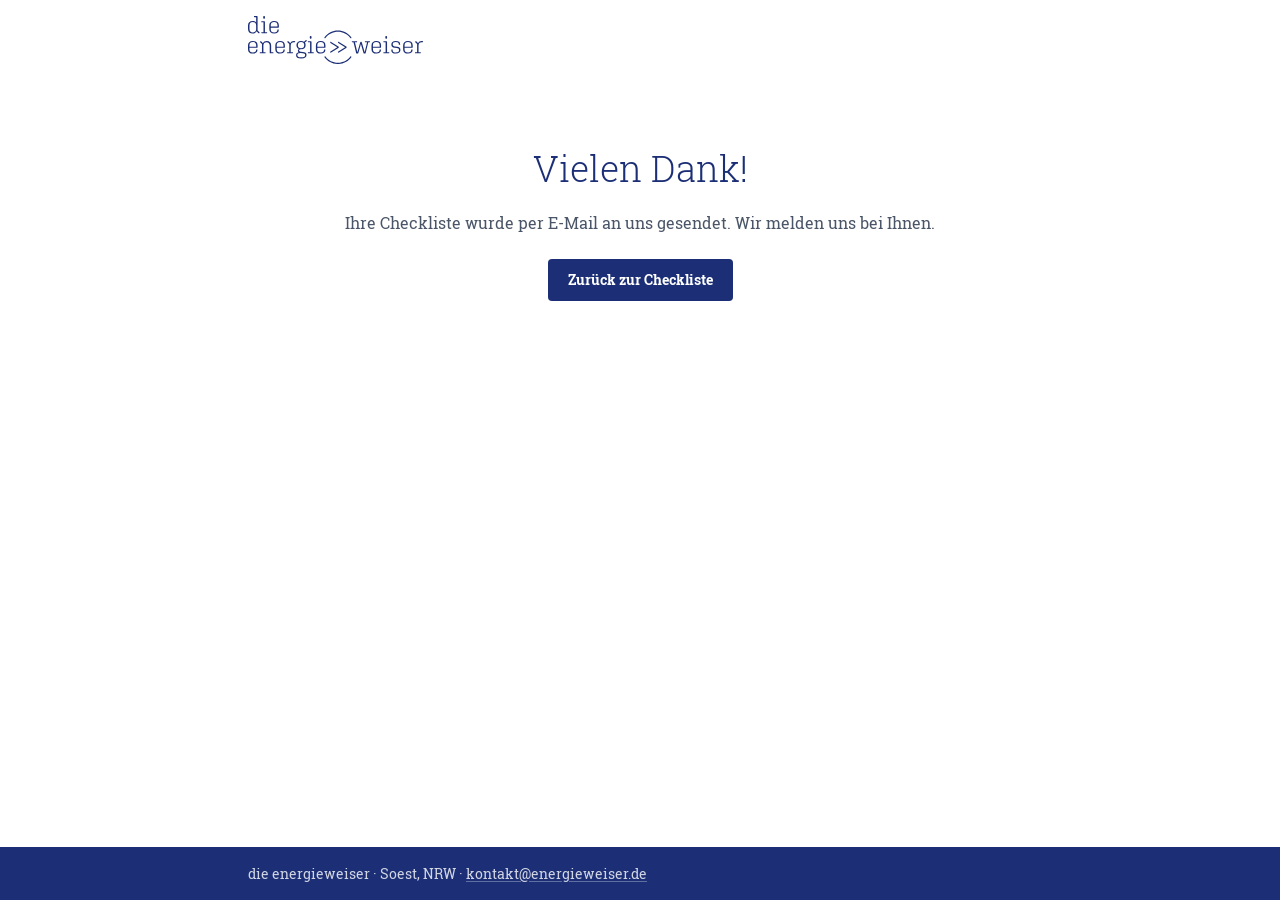
<file: danke.html>
<!doctype html>
<html lang="de">
  <head>
    <meta charset="UTF-8" />
    <meta name="viewport" content="width=device-width, initial-scale=1.0" />
    <meta name="robots" content="noindex, nofollow" />
    <title>Vielen Dank – Checkliste die energieweiser</title>
    <link rel="icon" type="image/svg+xml" href="assets/ewe_logo_light_landscape.svg" />
    <link rel="stylesheet" href="css/checkliste.css?v=18" />
  </head>
  <body class="thanks-page">
    <header class="site-header">
      <div class="site-header__inner">
        <a href="index.html">
          <img src="assets/ewe_logo_light_landscape.svg" alt="die energieweiser" />
        </a>
      </div>
    </header>

    <main class="page">
      <section class="thanks">
        <h2>Vielen Dank!</h2>
        <p>Ihre Checkliste wurde per E-Mail an uns gesendet. Wir melden uns bei Ihnen.</p>
        <a class="btn btn-primary" href="index.html">Zurück zur Checkliste</a>
      </section>
    </main>

    <footer class="site-footer">
      <div class="site-footer__inner">
        <p>
          die energieweiser · Soest, NRW ·
          <a href="mailto:kontakt@energieweiser.de">kontakt@energieweiser.de</a>
        </p>
      </div>
    </footer>
  </body>
</html>
</file>
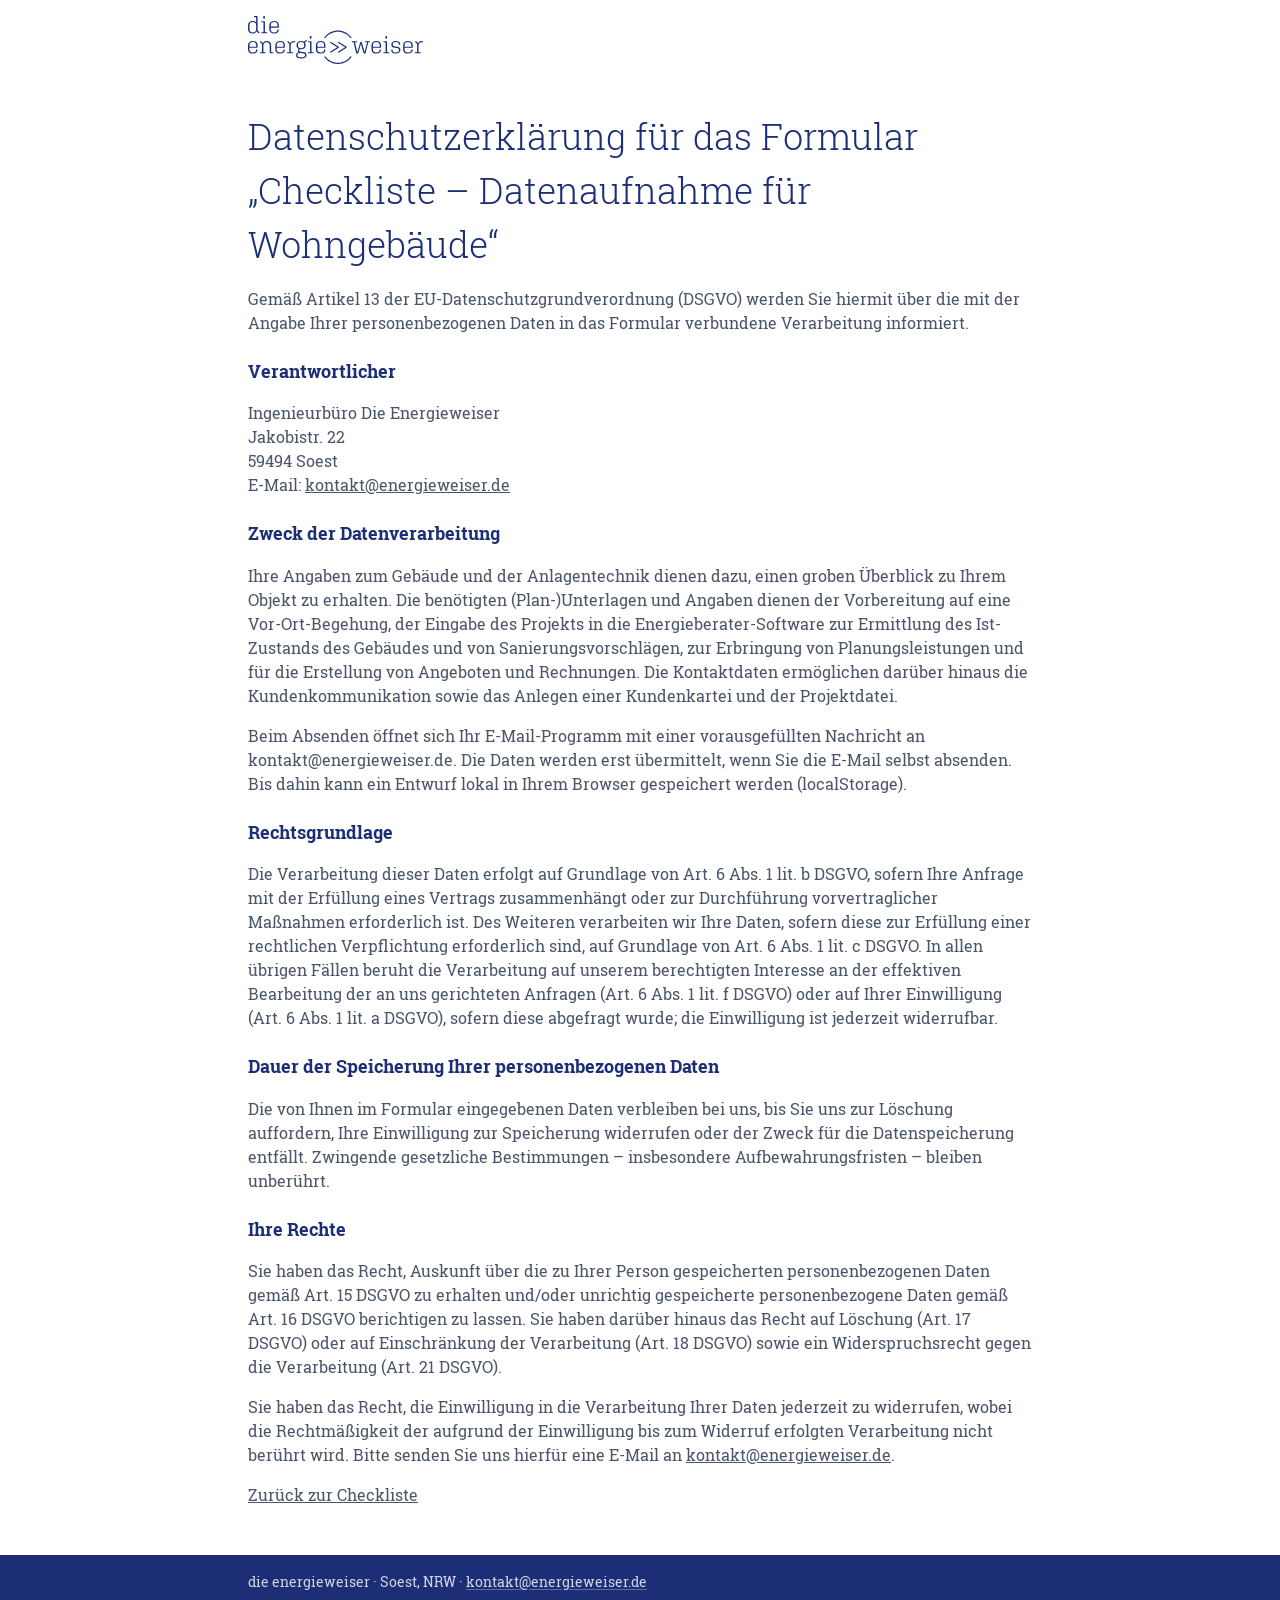
<file: datenschutz.html>
<!doctype html>
<html lang="de">
  <head>
    <meta charset="UTF-8" />
    <meta name="viewport" content="width=device-width, initial-scale=1.0" />
    <meta name="robots" content="noindex, nofollow" />
    <title>Datenschutz – Checkliste die energieweiser</title>
    <link rel="icon" type="image/svg+xml" href="assets/ewe_logo_light_landscape.svg" />
    <link rel="stylesheet" href="css/checkliste.css?v=18" />
  </head>
  <body class="legal-page">
    <header class="site-header">
      <div class="site-header__inner">
        <a href="index.html">
          <img src="assets/ewe_logo_light_landscape.svg" alt="die energieweiser" />
        </a>
      </div>
    </header>

    <main class="page">
      <article class="legal">
        <h1>Datenschutzerklärung für das Formular „Checkliste – Datenaufnahme für Wohngebäude“</h1>
        <p>
          Gemäß Artikel 13 der EU-Datenschutzgrundverordnung (DSGVO) werden Sie hiermit über die
          mit der Angabe Ihrer personenbezogenen Daten in das Formular verbundene Verarbeitung informiert.
        </p>

        <h2>Verantwortlicher</h2>
        <p>
          Ingenieurbüro Die Energieweiser<br />
          Jakobistr. 22<br />
          59494 Soest<br />
          E-Mail:
          <a href="mailto:kontakt@energieweiser.de">kontakt@energieweiser.de</a>
        </p>

        <h2>Zweck der Datenverarbeitung</h2>
        <p>
          Ihre Angaben zum Gebäude und der Anlagentechnik dienen dazu, einen groben Überblick zu Ihrem
          Objekt zu erhalten. Die benötigten (Plan-)Unterlagen und Angaben dienen der Vorbereitung auf eine
          Vor-Ort-Begehung, der Eingabe des Projekts in die Energieberater-Software zur Ermittlung des
          Ist-Zustands des Gebäudes und von Sanierungsvorschlägen, zur Erbringung von Planungsleistungen
          und für die Erstellung von Angeboten und Rechnungen. Die Kontaktdaten ermöglichen darüber hinaus
          die Kundenkommunikation sowie das Anlegen einer Kundenkartei und der Projektdatei.
        </p>
        <p>
          Beim Absenden öffnet sich Ihr E-Mail-Programm mit einer vorausgefüllten Nachricht an
          kontakt@energieweiser.de. Die Daten werden erst übermittelt, wenn Sie die E-Mail selbst absenden.
          Bis dahin kann ein Entwurf lokal in Ihrem Browser gespeichert werden (localStorage).
        </p>

        <h2>Rechtsgrundlage</h2>
        <p>
          Die Verarbeitung dieser Daten erfolgt auf Grundlage von Art. 6 Abs. 1 lit. b DSGVO, sofern Ihre
          Anfrage mit der Erfüllung eines Vertrags zusammenhängt oder zur Durchführung vorvertraglicher
          Maßnahmen erforderlich ist. Des Weiteren verarbeiten wir Ihre Daten, sofern diese zur Erfüllung
          einer rechtlichen Verpflichtung erforderlich sind, auf Grundlage von Art. 6 Abs. 1 lit. c DSGVO.
          In allen übrigen Fällen beruht die Verarbeitung auf unserem berechtigten Interesse an der effektiven
          Bearbeitung der an uns gerichteten Anfragen (Art. 6 Abs. 1 lit. f DSGVO) oder auf Ihrer Einwilligung
          (Art. 6 Abs. 1 lit. a DSGVO), sofern diese abgefragt wurde; die Einwilligung ist jederzeit widerrufbar.
        </p>

        <h2>Dauer der Speicherung Ihrer personenbezogenen Daten</h2>
        <p>
          Die von Ihnen im Formular eingegebenen Daten verbleiben bei uns, bis Sie uns zur Löschung
          auffordern, Ihre Einwilligung zur Speicherung widerrufen oder der Zweck für die Datenspeicherung
          entfällt. Zwingende gesetzliche Bestimmungen – insbesondere Aufbewahrungsfristen – bleiben unberührt.
        </p>

        <h2>Ihre Rechte</h2>
        <p>
          Sie haben das Recht, Auskunft über die zu Ihrer Person gespeicherten personenbezogenen Daten gemäß
          Art. 15 DSGVO zu erhalten und/oder unrichtig gespeicherte personenbezogene Daten gemäß Art. 16
          DSGVO berichtigen zu lassen. Sie haben darüber hinaus das Recht auf Löschung (Art. 17 DSGVO)
          oder auf Einschränkung der Verarbeitung (Art. 18 DSGVO) sowie ein Widerspruchsrecht gegen die
          Verarbeitung (Art. 21 DSGVO).
        </p>
        <p>
          Sie haben das Recht, die Einwilligung in die Verarbeitung Ihrer Daten jederzeit zu widerrufen,
          wobei die Rechtmäßigkeit der aufgrund der Einwilligung bis zum Widerruf erfolgten Verarbeitung
          nicht berührt wird. Bitte senden Sie uns hierfür eine E-Mail an
          <a href="mailto:kontakt@energieweiser.de">kontakt@energieweiser.de</a>.
        </p>

        <p><a href="index.html">Zurück zur Checkliste</a></p>
      </article>
    </main>

    <footer class="site-footer">
      <div class="site-footer__inner">
        <p>
          die energieweiser · Soest, NRW ·
          <a href="mailto:kontakt@energieweiser.de">kontakt@energieweiser.de</a>
        </p>
      </div>
    </footer>
  </body>
</html>
</file>
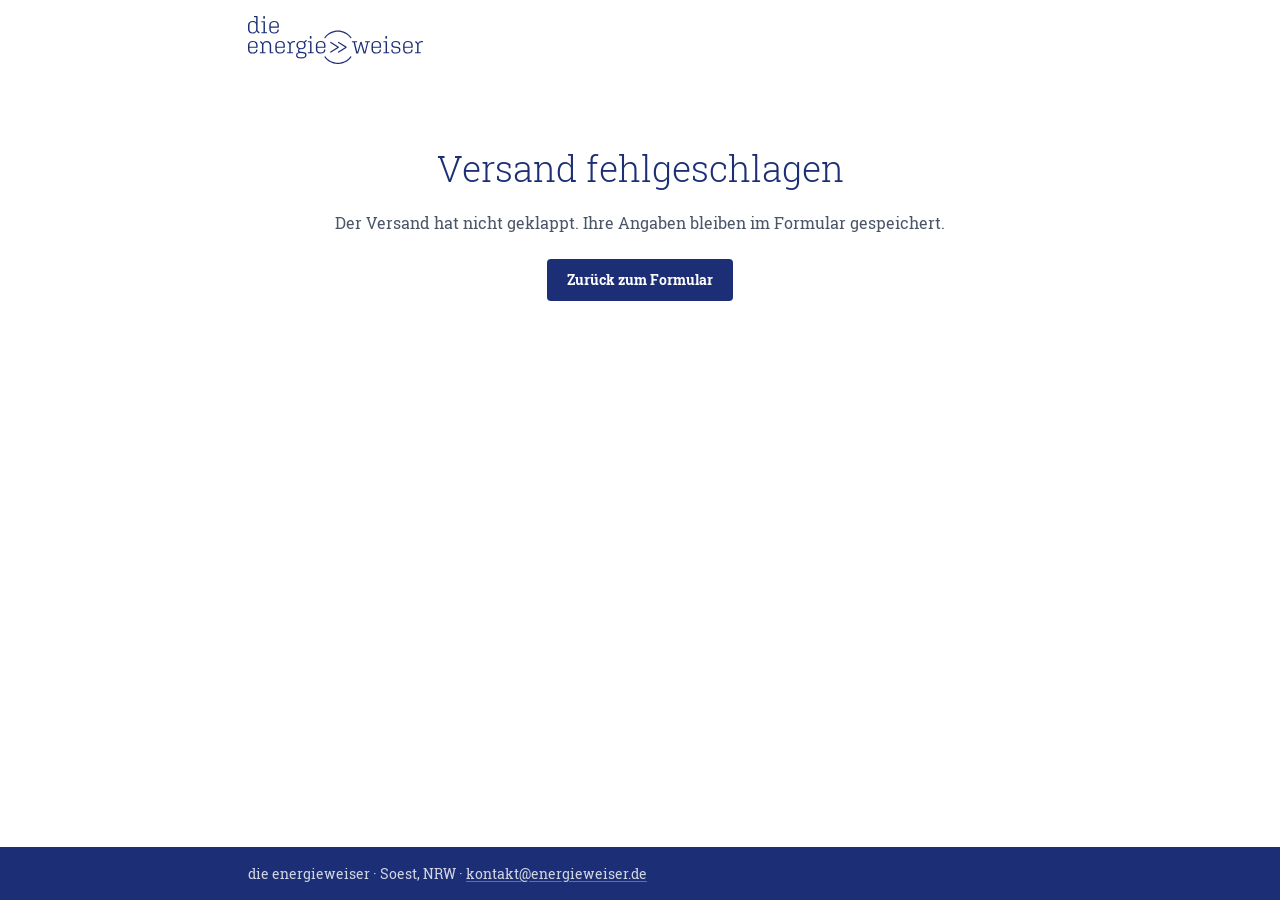
<file: fehler.html>
<!doctype html>
<html lang="de">
  <head>
    <meta charset="UTF-8" />
    <meta name="viewport" content="width=device-width, initial-scale=1.0" />
    <meta name="robots" content="noindex, nofollow" />
    <title>Bitte prüfen – Checkliste die energieweiser</title>
    <link rel="icon" type="image/svg+xml" href="assets/ewe_logo_light_landscape.svg" />
    <link rel="stylesheet" href="css/checkliste.css?v=18" />
  </head>
  <body class="thanks-page">
    <header class="site-header">
      <div class="site-header__inner">
        <a href="index.html">
          <img src="assets/ewe_logo_light_landscape.svg" alt="die energieweiser" />
        </a>
      </div>
    </header>

    <main class="page">
      <section class="thanks">
        <h2>Versand fehlgeschlagen</h2>
        <p>
          Der Versand hat nicht geklappt. Ihre Angaben bleiben im Formular gespeichert.
        </p>
        <a class="btn btn-primary" href="index.html">Zurück zum Formular</a>
      </section>
    </main>

    <footer class="site-footer">
      <div class="site-footer__inner">
        <p>
          die energieweiser · Soest, NRW ·
          <a href="mailto:kontakt@energieweiser.de">kontakt@energieweiser.de</a>
        </p>
      </div>
    </footer>
  </body>
</html>
</file>
<file: css/checkliste.css>
/* Checkliste: Tokens in :root, Schrift lokal, Mobil zuerst (Umbruch 640px). */

@font-face {
  font-family: "Roboto Slab";
  src: url("../assets/fonts/RobotoSlab-Light.ttf") format("truetype");
  font-weight: 300;
  font-style: normal;
  font-display: swap;
}

@font-face {
  font-family: "Roboto Slab";
  src: url("../assets/fonts/RobotoSlab-Regular.ttf") format("truetype");
  font-weight: 400;
  font-style: normal;
  font-display: swap;
}

@font-face {
  font-family: "Roboto Slab";
  src: url("../assets/fonts/RobotoSlab-Bold.ttf") format("truetype");
  font-weight: 700;
  font-style: normal;
  font-display: swap;
}

:root {
  --navy: #1c2f76;
  --navy-light: #2a4494;
  --field: #e4e6ea;
  --muted: #4a5568;
  --white: #ffffff;
  --font: "Roboto Slab", Georgia, serif;
  --fs: 0.875rem;
  --fs-small: 0.8rem;
  --fs-lead: 1rem;
  --fs-section: 1.1rem;
  --fs-title: clamp(1.05rem, 2vw, 1.35rem);
  --fs-display: clamp(1.5rem, 3vw, 2.25rem);
  --lh: 1.5;
  --space: 1rem;
  --space-section: 1.5rem;
}

*,
*::before,
*::after {
  box-sizing: border-box;
}

html {
  scroll-behavior: smooth;
}

body {
  margin: 0;
  min-height: 100vh;
  display: flex;
  flex-direction: column;
  font-family: var(--font);
  font-size: var(--fs);
  font-weight: 400;
  line-height: var(--lh);
  color: var(--navy);
  background: var(--white);
}

img {
  max-width: 100%;
  height: auto;
}

a {
  color: inherit;
}

p {
  margin: 0;
}

.sr-only {
  position: absolute;
  width: 1px;
  height: 1px;
  padding: 0;
  margin: -1px;
  overflow: hidden;
  clip: rect(0, 0, 0, 0);
  white-space: nowrap;
  border: 0;
}

.site-header {
  background: var(--white);
}

.site-header__inner,
.site-footer__inner,
.page {
  width: min(52rem, 100%);
  margin: 0 auto;
  padding: var(--space) 1.5rem;
}

.site-header__inner {
  display: flex;
  align-items: center;
}

.site-header img {
  height: 2.75rem;
  width: auto;
}

.site-footer {
  margin-top: auto;
  background: var(--navy);
  color: rgb(255 255 255 / 0.8);
}

.site-footer a {
  text-decoration: underline;
  text-underline-offset: 2px;
  text-decoration-color: rgb(255 255 255 / 0.3);
}

.stripe {
  height: 10px;
  background: linear-gradient(
    90deg,
    #8eb4d4 0%,
    #1c2f76 28%,
    #1c2f76 52%,
    #c45a6a 78%,
    #e23b3b 100%
  );
}

.page {
  padding-top: var(--space-section);
  padding-bottom: 3rem;
}

.intro {
  display: flex;
  align-items: flex-start;
  gap: 0.85rem;
  margin-bottom: var(--space-section);
}

.intro__arrow {
  width: 1.75rem;
  height: auto;
  margin-top: 0.55rem;
  flex-shrink: 0;
}

.intro__kicker {
  margin: 0;
  font-size: var(--fs-display);
  font-weight: 300;
  line-height: 1.2;
}

.intro h1 {
  margin: 0.15rem 0 0;
  font-size: var(--fs-title);
  font-weight: 700;
  line-height: 1.35;
}

.intro p:last-child {
  margin-top: var(--space);
  color: var(--muted);
  font-size: var(--fs-lead);
}

.form {
  display: flex;
  flex-direction: column;
  gap: var(--space-section);
}

fieldset {
  display: flex;
  flex-direction: column;
  gap: 0.75rem;
  margin: 0;
  padding: var(--space-section) 0 0;
  border: 0;
  border-top: 1px solid rgb(28 47 118 / 0.1);
}

fieldset:first-of-type {
  padding-top: 0;
  border-top: 0;
}

legend {
  padding: 0;
  width: 100%;
  font-size: var(--fs-section);
  font-weight: 700;
}

.group-label,
.line > span:not(.sr-only) {
  display: block;
  font-size: var(--fs);
  font-weight: 700;
}

.line {
  display: grid;
  grid-template-columns: 1fr;
  align-items: center;
  gap: 0.3rem;
}

.pair {
  display: grid;
  gap: 0.75rem;
}

.choice-row {
  display: flex;
  flex-wrap: wrap;
  align-items: center;
  gap: 0.75rem 1.25rem;
}

.art-row {
  display: grid;
  grid-template-columns: 1fr;
  align-items: center;
  gap: 0.45rem;
}

.inline-field {
  display: flex;
  align-items: center;
  gap: 0.4rem;
}

.inline-field-wide {
  margin-left: 0;
}

.inline-field-grow {
  flex: 1 1 12rem;
  margin-left: 0;
}

.inline-field input,
.inline-field select,
.inline-input {
  width: 5.5rem;
}

.inline-field-grow input {
  width: 100%;
  flex: 1;
}

.slash {
  font-weight: 700;
}

.labeled-list {
  display: flex;
  flex-direction: column;
  gap: 0.45rem;
}

.waerme-list {
  display: flex;
  flex-direction: column;
  gap: 0.45rem;
}

.waerme-head,
.waerme-row {
  display: grid;
  grid-template-columns: minmax(9rem, 14rem) 1fr;
  align-items: center;
  gap: 0.5rem 0.75rem;
}

.waerme-head {
  font-size: var(--fs-small);
  font-weight: 700;
}

.waerme-floors {
  display: flex;
  flex-wrap: wrap;
  gap: 0.45rem 0.85rem;
}

.checks {
  display: grid;
  gap: 0.45rem;
}

.check {
  display: flex;
  align-items: flex-start;
  gap: 0.5rem;
}

input[type="text"],
input[type="email"],
input[type="tel"],
input[type="number"],
select,
textarea {
  width: 100%;
  padding: 0.45rem 0.7rem;
  border: 0;
  border-radius: 2px;
  background: var(--field);
  color: var(--navy);
  font: inherit;
}

textarea {
  min-height: 4.5rem;
  resize: vertical;
}

input:focus,
select:focus,
textarea:focus {
  outline: 2px solid var(--navy);
  outline-offset: 1px;
}

.check input[type="radio"],
.check input[type="checkbox"],
.consent input[type="checkbox"] {
  appearance: none;
  -webkit-appearance: none;
  flex-shrink: 0;
  width: 1.15rem;
  height: 1.15rem;
  margin: 0.12rem 0 0;
  border: 1.5px solid var(--navy);
  border-radius: 2px;
  background: var(--white);
  cursor: pointer;
}

.check input[type="radio"]:checked,
.check input[type="checkbox"]:checked,
.consent input[type="checkbox"]:checked {
  background-image: url("data:image/svg+xml,%3Csvg xmlns='http://www.w3.org/2000/svg' width='16' height='16' viewBox='0 0 16 16'%3E%3Cpath fill='none' stroke='%231c2f76' stroke-width='1.8' stroke-linecap='round' stroke-linejoin='round' d='M4 8.8l2.6 2.6 5.6-5.6'/%3E%3C/svg%3E");
  background-repeat: no-repeat;
  background-position: 50% 58%;
  background-size: 0.72rem 0.72rem;
}

.form-table {
  display: flex;
  flex-direction: column;
  gap: 0.45rem;
}

.form-table__head,
.form-table__row {
  display: grid;
  gap: 0.5rem;
}

.form-table__head {
  font-size: var(--fs-small);
  font-weight: 700;
}

.form-table .form-table__head,
.form-table .form-table__row {
  grid-template-columns: 1fr;
}

.form-table-2 .form-table__head,
.form-table-2 .form-table__row {
  grid-template-columns: 1fr;
}

.stack-lines {
  display: flex;
  flex-direction: column;
  gap: 0.45rem;
}

.legal-block {
  display: flex;
  flex-direction: column;
  gap: 0.75rem;
}

.legal-block h2 {
  margin: 0;
  font-size: var(--fs);
  font-weight: 700;
}

.legal-block p,
.legal-block a,
.legal-copy {
  color: var(--muted);
  font-size: var(--fs-small);
}

.legal-copy-strong {
  color: var(--navy);
  font-weight: 700;
}

.sign-row {
  display: grid;
  gap: 1rem;
  margin-top: 0.5rem;
}

.sign-field {
  display: flex;
  flex-direction: column;
  gap: 0.35rem;
}

.sign-field span {
  font-size: var(--fs-small);
  font-weight: 700;
}

.consent {
  display: flex;
  align-items: flex-start;
  gap: 0.75rem;
  color: var(--muted);
}

.consent input {
  margin-top: 0.2rem;
}

.hp {
  position: absolute;
  left: -10000px;
  width: 1px;
  height: 1px;
  overflow: hidden;
}

.actions {
  display: flex;
  flex-wrap: wrap;
  justify-content: flex-end;
  gap: var(--space);
  padding-top: var(--space);
  border-top: 1px solid rgb(28 47 118 / 0.1);
}

.btn {
  display: inline-flex;
  align-items: center;
  justify-content: center;
  padding: 0.65rem 1.25rem;
  border-radius: 4px;
  font: inherit;
  font-weight: 700;
  cursor: pointer;
  text-decoration: none;
}

.btn-primary {
  border: 0;
  background: var(--navy);
  color: var(--white);
}

.btn-primary:hover {
  background: var(--navy-light);
}

.is-missing {
  outline: 2px solid var(--navy);
  outline-offset: 1px;
}

.modal {
  position: fixed;
  inset: 0;
  z-index: 40;
  display: grid;
  place-items: center;
  padding: 1.25rem;
}

.modal[hidden] {
  display: none;
}

.modal__backdrop {
  position: absolute;
  inset: 0;
  background: rgb(28 47 118 / 0.4);
}

.modal__box {
  position: relative;
  width: min(26rem, 100%);
  padding: 1.25rem 1.35rem 1.35rem;
  background: var(--white);
  color: var(--navy);
}

.modal__box h2 {
  margin: 0;
  font-size: var(--fs-title);
  font-weight: 700;
}

.modal__box p {
  margin: 0.45rem 0 0;
  color: var(--muted);
}

.modal__list {
  margin: 0.9rem 0 1.1rem;
  padding: 0;
  list-style: none;
}

.modal__list button {
  display: block;
  width: 100%;
  padding: 0.5rem 0;
  border: 0;
  border-bottom: 1px solid rgb(28 47 118 / 0.12);
  background: none;
  color: var(--navy);
  font: inherit;
  font-weight: 700;
  text-align: left;
  cursor: pointer;
}

.modal__list button:hover,
.modal__list button:focus-visible {
  text-decoration: underline;
  text-underline-offset: 3px;
}

.modal__box .btn {
  width: 100%;
}

.disclaimer {
  margin-top: var(--space);
  color: var(--muted);
  font-size: var(--fs-small);
}

.thanks {
  text-align: center;
  padding: 2rem 0;
}

.thanks h2,
.legal h1 {
  margin: 0;
  font-size: var(--fs-display);
  font-weight: 300;
}

.thanks p {
  margin: var(--space) 0 var(--space-section);
  color: var(--muted);
  font-size: var(--fs-lead);
}

.legal {
  display: flex;
  flex-direction: column;
  gap: var(--space);
}

.legal h2 {
  margin: 0.5rem 0 0;
  font-size: var(--fs-section);
  font-weight: 700;
}

.legal p,
.legal li {
  color: var(--muted);
  font-size: var(--fs-lead);
}

.legal ul {
  margin: 0;
  padding-left: 1.2rem;
}

@media (min-width: 640px) {
  .site-header img {
    height: 3rem;
  }

  .line {
    grid-template-columns: 13.75rem 1fr;
    gap: 0.75rem;
  }

  .pair {
    grid-template-columns: 1fr 1fr;
  }

  .art-row {
    grid-template-columns: 13.5rem minmax(0, 1fr) auto;
    gap: 0.65rem 0.75rem;
  }

  .art-row .inline-field:last-child {
    margin-left: 0;
  }

  .choice-row > .inline-field:last-child {
    margin-left: auto;
  }

  .line-half {
    width: 50%;
    padding-right: 0.4rem;
  }

  .checks-2 {
    grid-template-columns: 1fr 1fr;
  }

  .choice-row-3 {
    display: grid;
    grid-template-columns: 1fr 1fr 1fr;
  }

  .choice-row-4 {
    display: grid;
    grid-template-columns: repeat(4, 1fr);
    gap: 0.5rem;
  }

  .form-table .form-table__head,
  .form-table .form-table__row {
    grid-template-columns: 1.15fr 5.5rem 1.4fr;
    align-items: center;
  }

  .form-table-2 .form-table__head,
  .form-table-2 .form-table__row {
    grid-template-columns: 1.6fr 1fr;
  }

  .sign-row {
    grid-template-columns: 1fr 1.4fr;
  }

  .waerme-head,
  .waerme-row {
    grid-template-columns: 13.5rem 1fr;
  }
}
</file>
